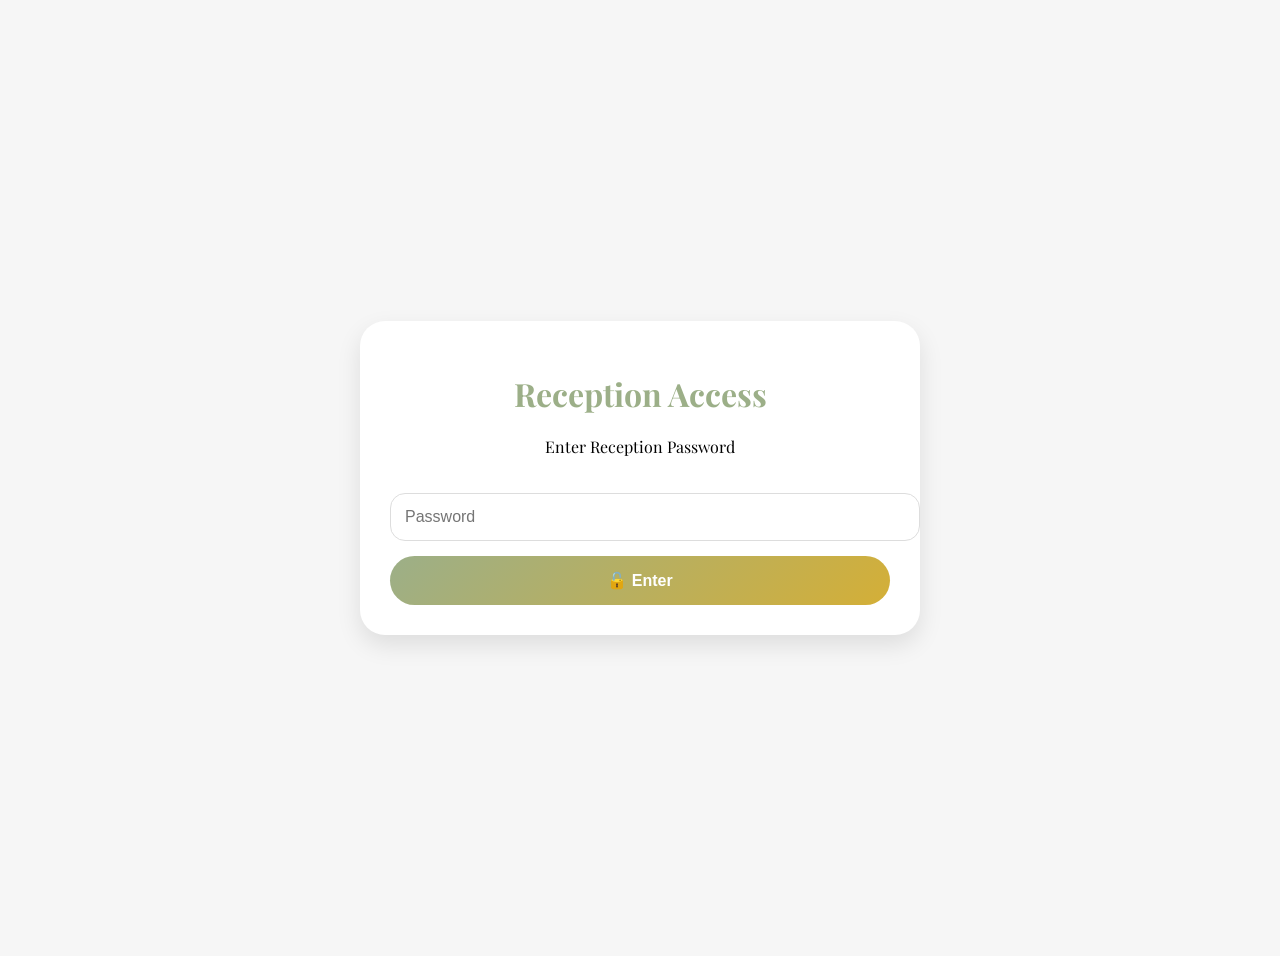
<file: Dome/index.html>
<!DOCTYPE html>
<html lang="en">
<head>

<meta charset="UTF-8">
<meta name="viewport"
content="width=device-width, initial-scale=1">

<title>Wedding Reception</title>

<link href="https://fonts.googleapis.com/css2?family=Playfair+Display:wght@400;600&display=swap" rel="stylesheet">

<style>

body{

font-family:'Playfair Display',serif;

background:#f6f6f6;

display:flex;

justify-content:center;

align-items:center;

min-height:100vh;

padding:20px;

}

.container{

background:white;

padding:30px;

width:100%;

max-width:500px;

border-radius:25px;

box-shadow:
0 10px 25px rgba(
0,0,0,.1
);

text-align:center;

}

h1{

color:#9CAF88;

}

input{

width:100%;

padding:14px;

border-radius:15px;

border:1px solid #ddd;

margin-top:20px;

font-size:1rem;

}

button{

width:100%;

padding:15px;

margin-top:15px;

border:none;

border-radius:30px;

font-size:1rem;

font-weight:bold;

cursor:pointer;

background:linear-gradient(
135deg,
#9CAF88,
#D4AF37
);

color:white;

}

#results{

margin-top:20px;

padding:15px;

background:#f7f7f7;

border-radius:15px;

text-align:left;

}

</style>

</head>

<body>

<!-- PASSWORD SCREEN -->

<div id="loginBox" class="container">

<h1>Reception Access</h1>

<p>Enter Reception Password</p>

<input
type="password"
id="receptionPassword"
placeholder="Password">

<button onclick="loginReception()">

🔓 Enter

</button>

</div>


<!-- RECEPTION PANEL -->

<div
id="receptionPanel"
class="container"
style="display:none;">

<h1>
Wedding Reception
</h1>

<p>
Confirm Guest Entry
</p>

<input
list="guestList"
id="guestName"
placeholder="Search guest name">

<datalist id="guestList">

<option value="Mr & Mrs Godwin Msigwa">
<option value="Mr Mwaisanila">
<option value="Irene Masalu">

</datalist>


<button onclick="confirmEntry()">

✅ Confirm Entry

</button>


<button onclick="viewEntries()">

📋 View Entries

</button>


<div id="results"></div>

</div>


<script>
  
  function loginReception(){

const password =

document.getElementById(
"receptionPassword"
).value;


if(password==="2406"){

document.getElementById(
"loginBox"
).style.display="none";


document.getElementById(
"receptionPanel"
).style.display="block";

}
else{

alert(
"Wrong password ❌"
);

}

}

function confirmEntry(){

const guest=

document.getElementById(
"guestName"
).value.trim();

if(guest===""){

alert(
"Enter guest name"
);

return;

}

let entries=

JSON.parse(
localStorage.getItem(
"guestEntries"
)
)||[];


const exists=

entries.some(
e=>
e.guest.toLowerCase()
===
guest.toLowerCase()
);

if(exists){

alert(
"Guest already entered ⚠️"
);

return;

}


entries.push({

guest:guest,

time:
new Date()
.toLocaleTimeString()

});


localStorage.setItem(

"guestEntries",

JSON.stringify(
entries
)

);

alert(
"Entry confirmed ✅"
);

viewEntries();

}


function viewEntries(){

const entries=

JSON.parse(
localStorage.getItem(
"guestEntries"
)
)||[];


let html=
"<h3>Checked Guests</h3>";

entries.forEach(
(e,index)=>{

html+=`

${index+1}.
${e.guest}

(${e.time})

<br><br>

`;

});


html+=
`<hr>
<b>Total:
${entries.length}
</b>`;


document.getElementById(
"results"
).innerHTML=
html;

}

viewEntries();

</script>

</body>
</html>
</file>
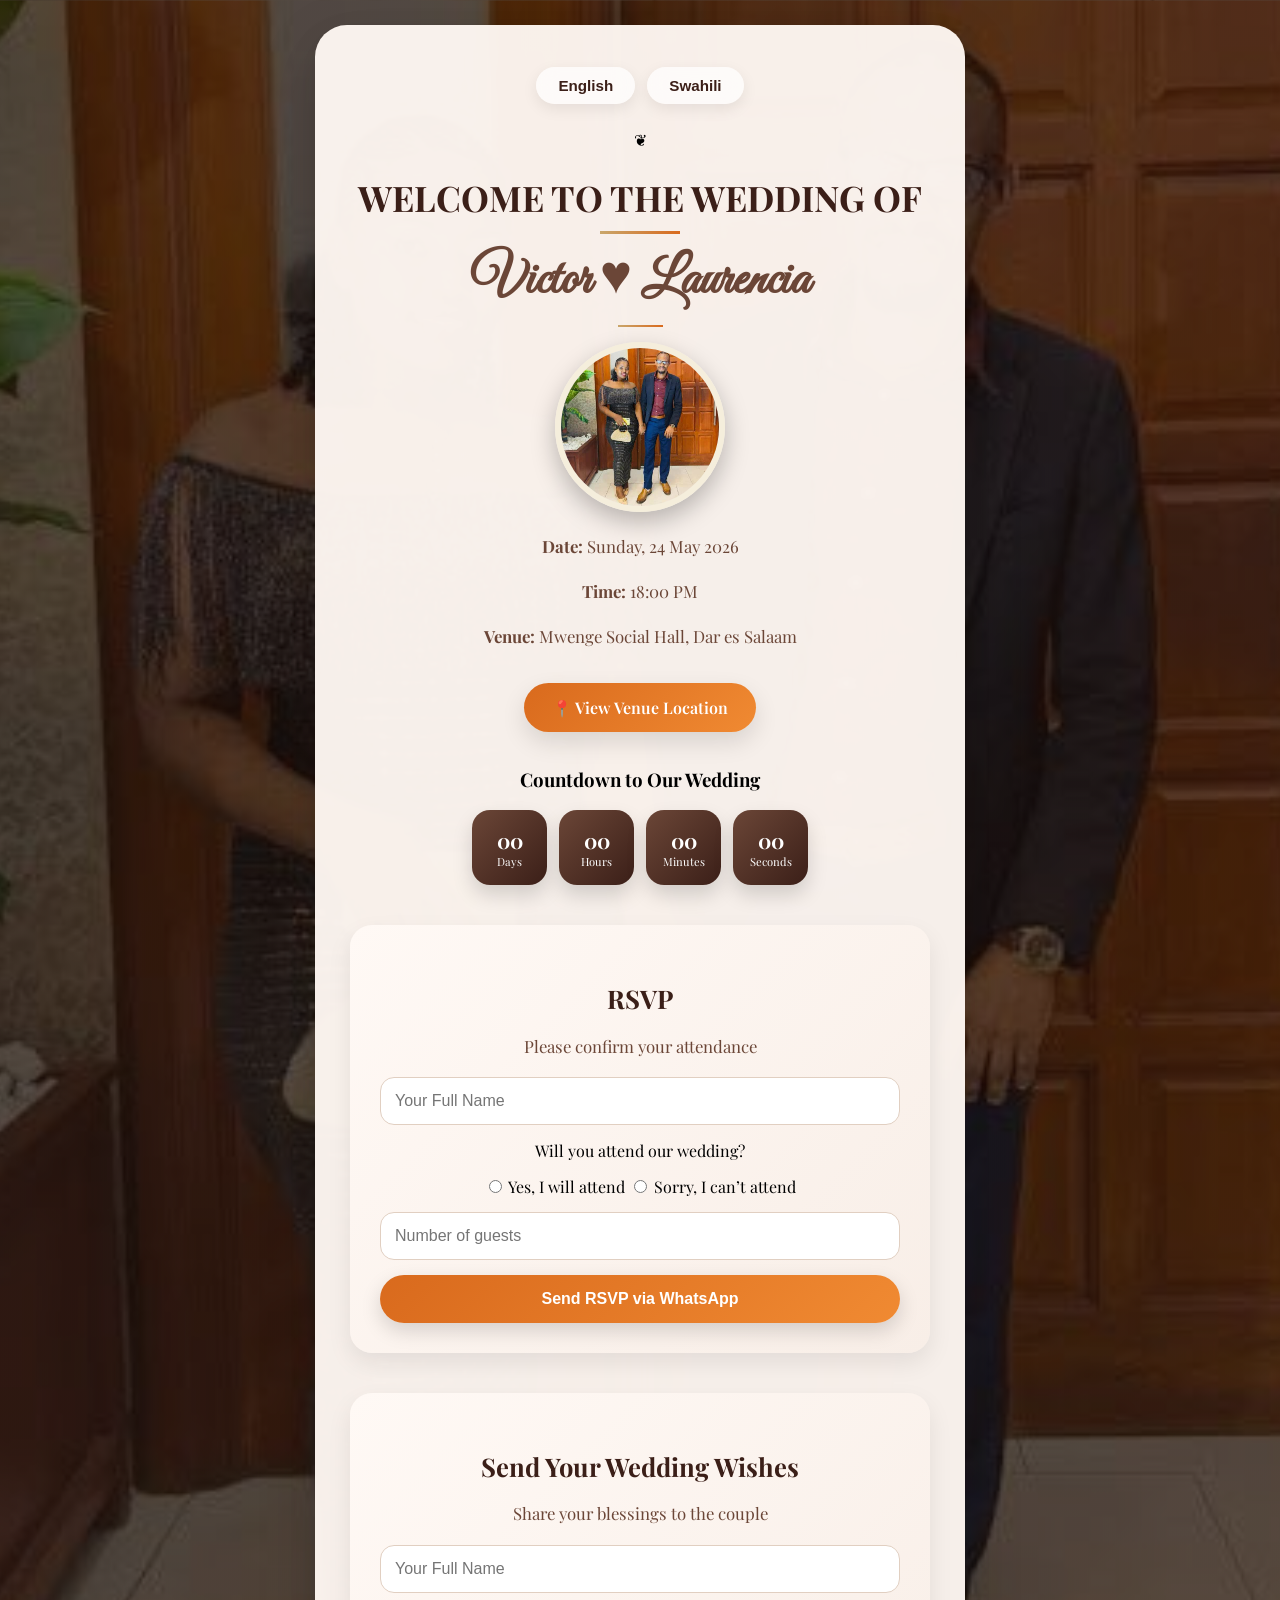
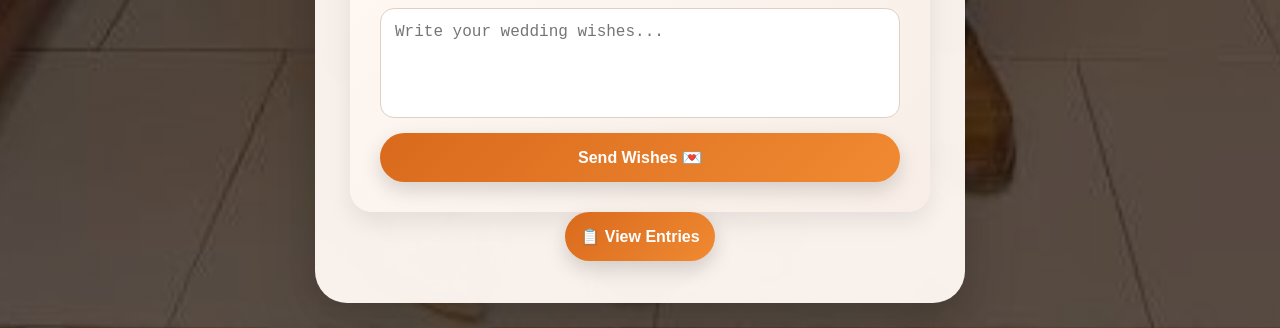
<file: Joshua/index.html>
<!DOCTYPE html>
<html lang="en">
<head>
<meta charset="UTF-8">
<title>Wedding Invitation</title>
<meta name="viewport" content="width=device-width, initial-scale=1.0">

<link href="https://fonts.googleapis.com/css2?family=Great+Vibes&family=Playfair+Display:wght@400;500;600;700&display=swap" rel="stylesheet">

<link rel="stylesheet" href="style.css">
</head>

<body>

<div class="container">

  <!-- LANGUAGE SWITCH -->
  <div class="lang-switch">
    <button type="button" onclick="setLang('en')">English</button>
    <button type="button" onclick="setLang('sw')">Swahili</button>
  </div>

  <!-- TOP DECORATION -->
  <div class="top-decoration">❦</div>

  <!-- HEADER -->
  <h1 id="site-title">Welcome to the Wedding of</h1>

  <div class="decorative-line"></div>

  <h2 id="couple-names">
    <span class="couple-name-style">Victor ♥ Laurencia</span>
  </h2>

  <div class="decorative-line small"></div>

  <!-- IMAGE -->
  <img src="../Assets/image/p-e.jpeg"
       alt="Wedding Picture"
       class="centered-image"
       id="secretImage">

  <!-- DETAILS -->
  <div class="details-section">

    <p id="date">
      <strong>Date:</strong> Sunday, 24 May 2026
    </p>

    <p id="time">
      <strong>Time:</strong> 18:00 PM
    </p>

    <p id="venue">
      <strong>Venue:</strong> Mwenge Social Hall, Dar es Salaam
    </p>

  </div>

  <!-- MAP BUTTON -->
  <a href="https://maps.google.com/?q=Mwenge+Social+Hall"
     target="_blank"
     class="venue-btn">

     📍 View Venue Location

  </a>

  <!-- COUNTDOWN -->
  <div class="countdown-container">

    <h3>Countdown to Our Wedding</h3>

    <div id="countdown">

      <div class="countdown-box">
        <span id="days">00</span>
        <small>Days</small>
      </div>

      <div class="countdown-box">
        <span id="hours">00</span>
        <small>Hours</small>
      </div>

      <div class="countdown-box">
        <span id="minutes">00</span>
        <small>Minutes</small>
      </div>

      <div class="countdown-box">
        <span id="seconds">00</span>
        <small>Seconds</small>
      </div>

    </div>

  </div>

  <!-- RSVP SECTION -->
  <div class="rsvp-section">

    <h3 id="rsvp-title">RSVP</h3>

    <p id="rsvp-subtitle">
      Please confirm your attendance
    </p>

    <form onsubmit="sendRSVP(event)">

      <input type="text"
             id="rsvpName"
             placeholder="Your Full Name"
             required>

      <label class="question" id="attendance-question">
        Will you attend our wedding?
      </label>

      <div class="attendance-options">

        <label class="option-card">

          <input type="radio"
                 name="attendance"
                 value="Will attend"
                 required>

          <span id="attend-yes">
            Yes, I will attend
          </span>

        </label>

        <label class="option-card">

          <input type="radio"
                 name="attendance"
                 value="Will not attend">

          <span id="attend-no">
            Sorry, I can’t attend
          </span>

        </label>

      </div>

      <input type="number"
             id="rsvpGuests"
             placeholder="Number of guests"
             min="1">

      <button type="submit" id="rsvp-btn">
        Send RSVP via WhatsApp
      </button>

    </form>

  </div>

  <!-- WISHES SECTION -->
  <div class="rsvp-section">

    <h3 id="wish-title">
      Send Your Wedding Wishes
    </h3>

    <p id="wish-subtitle">
      Share your blessings to the couple
    </p>

    <form onsubmit="sendWish(event)">

      <input type="text"
             id="wishName"
             placeholder="Your Full Name"
             required>

      <textarea id="wishMessage"
                placeholder="Write your wedding wishes..."
                required></textarea>

      <button type="submit" id="wish-btn">
        Send Wishes 💌
      </button>

    </form>

  </div>
  <!-- RECEPTION MODE -->

<div id="receptionPanel" style="display:none;">

<h3>Reception Mode</h3>

<p>Confirm Guest Entry</p>

<input
type="text"
id="guestCheckName"
placeholder="Enter Guest Name">

<button
type="button"
onclick="confirmEntry()">

✅ Confirm Entry

</button>

<p id="entryStatus"></p>

</div>
  
  <button
type="button"
onclick="showEntries()">

📋 View Entries

</button>

<div id="savedEntries"></div>

</div>

<script>

/* ================= COUNTDOWN ================= */

const weddingDate =
  new Date("May 24, 2026 18:00:00").getTime();

setInterval(() => {

  const now = new Date().getTime();
  const d = weddingDate - now;

  if(d <= 0) return;

  document.getElementById("days").textContent =
    Math.floor(d / (1000 * 60 * 60 * 24));

  document.getElementById("hours").textContent =
    Math.floor((d / (1000 * 60 * 60)) % 24);

  document.getElementById("minutes").textContent =
    Math.floor((d / (1000 * 60)) % 60);

  document.getElementById("seconds").textContent =
    Math.floor((d / 1000) % 60);

}, 1000);


/* ================= LANGUAGE SWITCH ================= */

function setLang(lang){

  if(lang === "sw"){

    document.getElementById("site-title").innerText =
      "Karibu Kwenye Harusi ya";

    document.getElementById("date").innerHTML =
      "<strong>Tarehe:</strong> Jumapili, 24 Mei 2026";

    document.getElementById("time").innerHTML =
      "<strong>Saa:</strong> 18:00 Jioni";

    document.getElementById("venue").innerHTML =
      "<strong>Ukumbi:</strong> Mwenge Social Hall, Dar es Salaam";

    document.querySelector(".venue-btn").innerHTML =
      "📍 Angalia Eneo la Ukumbi";

    document.getElementById("rsvp-title").innerText =
      "Thibitisha Mahudhurio";

    document.getElementById("rsvp-subtitle").innerText =
      "Tafadhali thibitisha uwepo wako";

    document.getElementById("attendance-question").innerText =
      "Je, utahudhuria harusi yetu?";

    document.getElementById("attend-yes").innerText =
      "Ndio, nitahudhuria";

    document.getElementById("attend-no").innerText =
      "Samahani, sitaweza kuhudhuria";

    document.getElementById("rsvpName").placeholder =
      "Jina lako kamili";

    document.getElementById("rsvpGuests").placeholder =
      "Idadi ya wageni";

    document.getElementById("rsvpMessage").placeholder =
      "Ujumbe wa ziada (si lazima)";

    document.getElementById("rsvp-btn").innerText =
      "Tuma RSVP kwa WhatsApp";

    document.getElementById("wish-title").innerText =
      "Tuma Neno la Baraka kwa Maharusi";

    document.getElementById("wish-subtitle").innerText =
      "Shiriki baraka zako kwa wapenzi hawa";

    document.getElementById("wishName").placeholder =
      "Jina lako kamili";

    document.getElementById("wishMessage").placeholder =
      "Andika ujumbe wako wa baraka...";

    document.getElementById("wish-btn").innerText =
      "Tuma Baraka 💌";

  }

  else {

    location.reload();

  }

}


function sendRSVP(e){

  e.preventDefault();

  const name =
    document.getElementById("rsvpName").value.trim();

  const selected =
    document.querySelector('input[name="attendance"]:checked');

  const guests =
    document.getElementById("rsvpGuests").value || "-";

  if(name === "") {
    alert("Please enter your full name");
    return;
  }

  if(!selected) {
    alert("Please select attendance option");
    return;
  }

  const attend = selected.value;

  const text =
`💍 WEDDING RSVP

Name: ${name}
Attendance: ${attend}
Guests: ${guests}`;

  const whatsappURL =
    "https://wa.me/255783532235?text=" + encodeURIComponent(text);

  // more reliable than window.open on GitHub Pages
  window.location.href = whatsappURL;
}

/* ================= WISHES ================= */

function sendWish(e){

  e.preventDefault();

  const name =
    document.getElementById("wishName").value;

  const msg =
    document.getElementById("wishMessage").value;

  const text =
`💌 WEDDING WISHES

Name: ${name}

Message:
${msg}`;

  const whatsappURL =
    "https://wa.me/255656240365?text=" +
    encodeURIComponent(text);

  window.open(whatsappURL, "_blank");

}

  /* ================= RECEPTION MODE ================= */

let pressTimer;

const img =
document.getElementById(
"secretImage"
);

const receptionPanel =
document.getElementById(
"receptionPanel"
);


img.addEventListener(
"touchstart",
startPress
);

img.addEventListener(
"mousedown",
startPress
);

img.addEventListener(
"touchend",
cancelPress
);

img.addEventListener(
"mouseup",
cancelPress
);

img.addEventListener(
"mouseleave",
cancelPress
);


function startPress(){

pressTimer=setTimeout(()=>{

const pin=
prompt(
"Enter Reception PIN:"
);

if(pin==="1999"){

alert(
"Reception Mode Activated ✅"
);

receptionPanel.style.display=
"block";

}
else{

alert(
"Wrong PIN ❌"
);

}

},3000);

}


function cancelPress(){

clearTimeout(
pressTimer
);

}


/* ================= CONFIRM ENTRY ================= */

function confirmEntry(){

const guest =
document.getElementById(
"guestCheckName"
).value.trim();

if(guest===""){

alert(
"Please enter guest name"
);

return;

}

const time =
new Date()
.toLocaleTimeString();


let entries = JSON.parse(
localStorage.getItem(
"guestEntries"
)
) || [];


entries.push({

guest: guest,
time: time

});


localStorage.setItem(
"guestEntries",
JSON.stringify(entries)
);


document.getElementById(
"entryStatus"
).innerHTML=

`
✅ Entry Confirmed<br><br>

Guest:
<b>${guest}</b><br>

Time:
<b>${time}</b>

`;

}
  function showEntries(){

const entries =
JSON.parse(
localStorage.getItem(
"guestEntries"
)
) || [];

let html="";

entries.forEach((e,index)=>{

html +=
`${index+1}.
${e.guest}
(${e.time})<br>`;

});

document.getElementById(
"savedEntries"
).innerHTML=html;

}
</script>

</body>
</html>
</file>
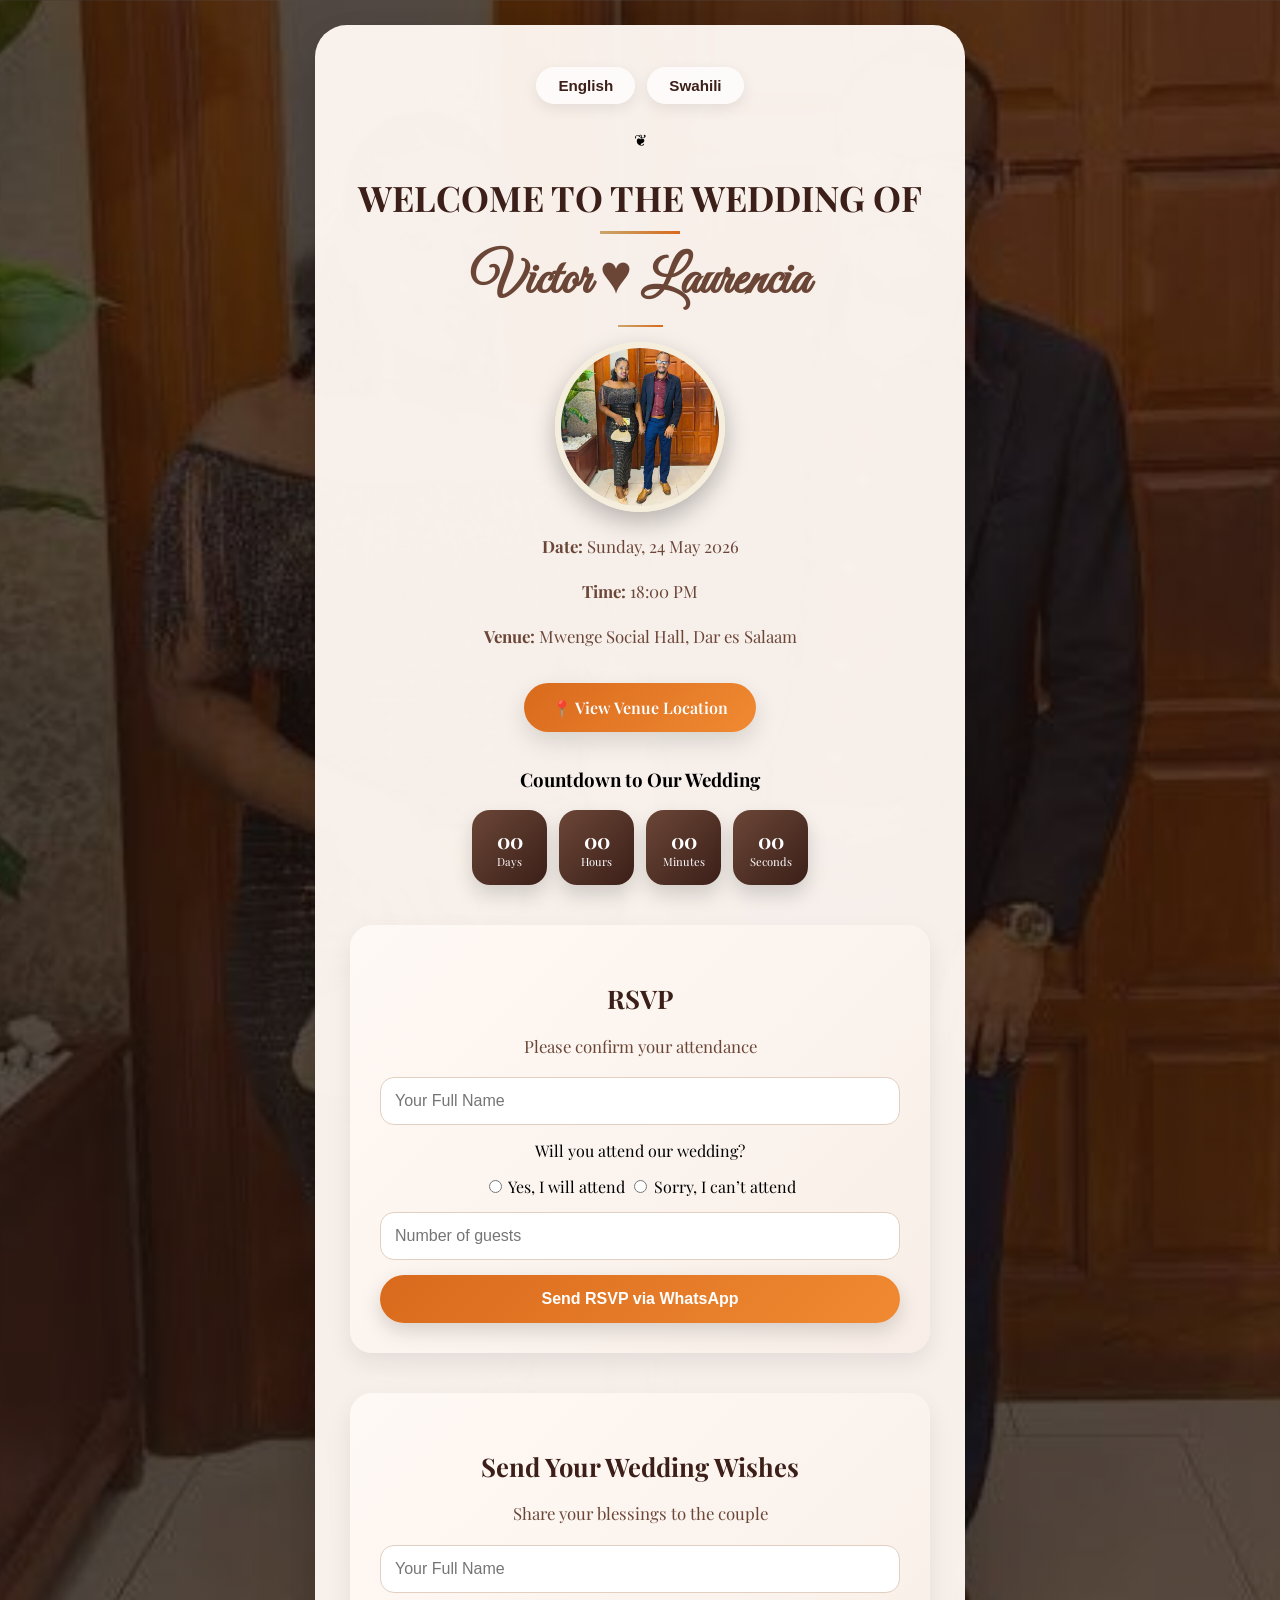
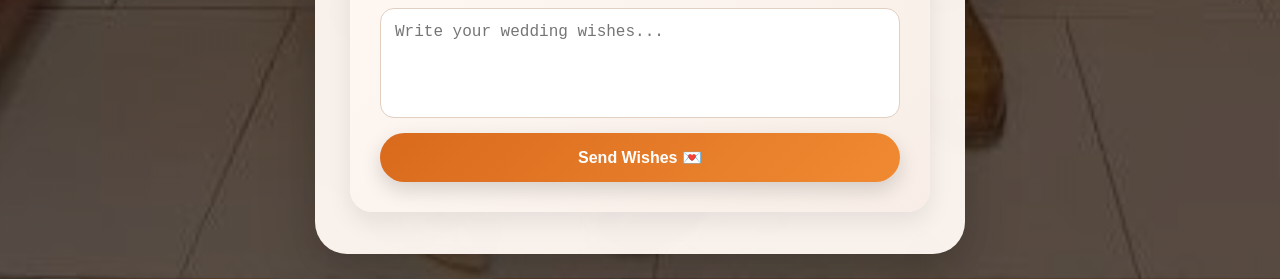
<file: Victor/index.html>
<!DOCTYPE html>
<html lang="en">
<head>
<meta charset="UTF-8">
<title>Wedding Invitation</title>
<meta name="viewport" content="width=device-width, initial-scale=1.0">

<link href="https://fonts.googleapis.com/css2?family=Great+Vibes&family=Playfair+Display:wght@400;500;600;700&display=swap" rel="stylesheet">

<link rel="stylesheet" href="style.css">
</head>

<body>

<div class="container">

  <!-- LANGUAGE SWITCH -->
  <div class="lang-switch">
    <button type="button" onclick="setLang('en')">English</button>
    <button type="button" onclick="setLang('sw')">Swahili</button>
  </div>

  <!-- TOP DECORATION -->
  <div class="top-decoration">❦</div>

  <!-- HEADER -->
  <h1 id="site-title">Welcome to the Wedding of</h1>

  <div class="decorative-line"></div>

  <h2 id="couple-names">
    <span class="couple-name-style">Victor ♥ Laurencia</span>
  </h2>

  <div class="decorative-line small"></div>

  <!-- IMAGE -->
  <img src="../Assets/image/p-e.jpeg"
       alt="Wedding Picture"
       class="centered-image"
       id="secretImage">

  <!-- DETAILS -->
  <div class="details-section">

    <p id="date">
      <strong>Date:</strong> Sunday, 24 May 2026
    </p>

    <p id="time">
      <strong>Time:</strong> 18:00 PM
    </p>

    <p id="venue">
      <strong>Venue:</strong> Mwenge Social Hall, Dar es Salaam
    </p>

  </div>

  <!-- MAP BUTTON -->
  <a href="https://maps.google.com/?q=Mwenge+Social+Hall"
     target="_blank"
     class="venue-btn">

     📍 View Venue Location

  </a>

  <!-- COUNTDOWN -->
  <div class="countdown-container">

    <h3>Countdown to Our Wedding</h3>

    <div id="countdown">

      <div class="countdown-box">
        <span id="days">00</span>
        <small>Days</small>
      </div>

      <div class="countdown-box">
        <span id="hours">00</span>
        <small>Hours</small>
      </div>

      <div class="countdown-box">
        <span id="minutes">00</span>
        <small>Minutes</small>
      </div>

      <div class="countdown-box">
        <span id="seconds">00</span>
        <small>Seconds</small>
      </div>

    </div>

  </div>

  <!-- RSVP SECTION -->
  <div class="rsvp-section">

    <h3 id="rsvp-title">RSVP</h3>

    <p id="rsvp-subtitle">
      Please confirm your attendance
    </p>

    <form onsubmit="sendRSVP(event)">

      <input type="text"
             id="rsvpName"
             placeholder="Your Full Name"
             required>

      <label class="question" id="attendance-question">
        Will you attend our wedding?
      </label>

      <div class="attendance-options">

        <label class="option-card">

          <input type="radio"
                 name="attendance"
                 value="Will attend"
                 required>

          <span id="attend-yes">
            Yes, I will attend
          </span>

        </label>

        <label class="option-card">

          <input type="radio"
                 name="attendance"
                 value="Will not attend">

          <span id="attend-no">
            Sorry, I can’t attend
          </span>

        </label>

      </div>

      <input type="number"
             id="rsvpGuests"
             placeholder="Number of guests"
             min="1">

      <button type="submit" id="rsvp-btn">
        Send RSVP via WhatsApp
      </button>

    </form>

  </div>

  <!-- WISHES SECTION -->
  <div class="rsvp-section">

    <h3 id="wish-title">
      Send Your Wedding Wishes
    </h3>

    <p id="wish-subtitle">
      Share your blessings to the couple
    </p>

    <form onsubmit="sendWish(event)">

      <input type="text"
             id="wishName"
             placeholder="Your Full Name"
             required>

      <textarea id="wishMessage"
                placeholder="Write your wedding wishes..."
                required></textarea>

      <button type="submit" id="wish-btn">
        Send Wishes 💌
      </button>

    </form>

  </div>

</div>

<script>

/* ================= COUNTDOWN ================= */

const weddingDate =
  new Date("May 24, 2026 18:00:00").getTime();

setInterval(() => {

  const now = new Date().getTime();
  const d = weddingDate - now;

  if(d <= 0) return;

  document.getElementById("days").textContent =
    Math.floor(d / (1000 * 60 * 60 * 24));

  document.getElementById("hours").textContent =
    Math.floor((d / (1000 * 60 * 60)) % 24);

  document.getElementById("minutes").textContent =
    Math.floor((d / (1000 * 60)) % 60);

  document.getElementById("seconds").textContent =
    Math.floor((d / 1000) % 60);

}, 1000);


/* ================= LANGUAGE SWITCH ================= */

function setLang(lang){

  if(lang === "sw"){

    document.getElementById("site-title").innerText =
      "Karibu Kwenye Harusi ya";

    document.getElementById("date").innerHTML =
      "<strong>Tarehe:</strong> Jumapili, 24 Mei 2026";

    document.getElementById("time").innerHTML =
      "<strong>Saa:</strong> 18:00 Jioni";

    document.getElementById("venue").innerHTML =
      "<strong>Ukumbi:</strong> Mwenge Social Hall, Dar es Salaam";

    document.querySelector(".venue-btn").innerHTML =
      "📍 Angalia Eneo la Ukumbi";

    document.getElementById("rsvp-title").innerText =
      "Thibitisha Mahudhurio";

    document.getElementById("rsvp-subtitle").innerText =
      "Tafadhali thibitisha uwepo wako";

    document.getElementById("attendance-question").innerText =
      "Je, utahudhuria harusi yetu?";

    document.getElementById("attend-yes").innerText =
      "Ndio, nitahudhuria";

    document.getElementById("attend-no").innerText =
      "Samahani, sitaweza kuhudhuria";

    document.getElementById("rsvpName").placeholder =
      "Jina lako kamili";

    document.getElementById("rsvpGuests").placeholder =
      "Idadi ya wageni";

    document.getElementById("rsvpMessage").placeholder =
      "Ujumbe wa ziada (si lazima)";

    document.getElementById("rsvp-btn").innerText =
      "Tuma RSVP kwa WhatsApp";

    document.getElementById("wish-title").innerText =
      "Tuma Neno la Baraka kwa Maharusi";

    document.getElementById("wish-subtitle").innerText =
      "Shiriki baraka zako kwa wapenzi hawa";

    document.getElementById("wishName").placeholder =
      "Jina lako kamili";

    document.getElementById("wishMessage").placeholder =
      "Andika ujumbe wako wa baraka...";

    document.getElementById("wish-btn").innerText =
      "Tuma Baraka 💌";

  }

  else {

    location.reload();

  }

}


function sendRSVP(e){

  e.preventDefault();

  const name =
    document.getElementById("rsvpName").value.trim();

  const selected =
    document.querySelector('input[name="attendance"]:checked');

  const guests =
    document.getElementById("rsvpGuests").value || "-";

  if(name === "") {
    alert("Please enter your full name");
    return;
  }

  if(!selected) {
    alert("Please select attendance option");
    return;
  }

  const attend = selected.value;

  const text =
`💍 WEDDING RSVP

Name: ${name}
Attendance: ${attend}
Guests: ${guests}`;

  const whatsappURL =
    "https://wa.me/255783532235?text=" + encodeURIComponent(text);

  // more reliable than window.open on GitHub Pages
  window.location.href = whatsappURL;
}

/* ================= WISHES ================= */

function sendWish(e){

  e.preventDefault();

  const name =
    document.getElementById("wishName").value;

  const msg =
    document.getElementById("wishMessage").value;

  const text =
`💌 WEDDING WISHES

Name: ${name}

Message:
${msg}`;

  const whatsappURL =
    "https://wa.me/255656240365?text=" +
    encodeURIComponent(text);

  window.open(whatsappURL, "_blank");

}

</script>

</body>
</html>
</file>
<file: Joshua/style.css>
:root {

  --chocolate-dark: #3b1f18;
  --mocha-brown: #6b4637;
  --burnt-orange: #d96a1d;
  --soft-orange: #f08a32;
  --cream: #f5eedc;
  --gold: #c9a66b;

  --shadow-soft: rgba(0,0,0,0.12);
  --shadow-strong: rgba(0,0,0,0.25);
}

* {
  box-sizing: border-box;
}

body {
  margin: 0;
  font-family: 'Playfair Display', serif;

  min-height: 100vh;
  display: flex;
  justify-content: center;
  align-items: center;

  padding: 25px;

  background:
    linear-gradient(rgba(28,15,10,0.72), rgba(28,15,10,0.72)),
    url("../Assets/image/p-e.jpeg");

  background-size: cover;
  background-position: center;
}

/* ================= CONTAINER ================= */

.container {
  background: rgba(255,248,243,0.96);

  width: 100%;
  max-width: 650px;

  padding: 42px 35px;

  border-radius: 32px;

  text-align: center;

  box-shadow:
    0 10px 30px rgba(0,0,0,0.08),
    0 20px 60px rgba(0,0,0,0.15);
}

/* ================= TITLES ================= */

h1 {
  font-size: 2.2rem;
  color: var(--chocolate-dark);
  text-transform: uppercase;
  margin-bottom: 10px;
}

h2 {
  margin: 10px 0;
}

/* COUPLE NAME */
.couple-name-style {
  font-family: 'Great Vibes', cursive;
  font-size: 3.4rem;
  color: var(--mocha-brown);
}

/* ================= IMAGE ================= */

.centered-image {
  width: 170px;
  height: 170px;

  object-fit: cover;
  border-radius: 50%;

  border: 6px solid var(--cream);

  box-shadow: 0 10px 25px var(--shadow-strong);

  margin: 15px auto 20px;

  display: block;

  transition: 0.3s ease;
}

.centered-image:hover {
  transform: scale(1.04);
}

/* ================= LINES ================= */

.decorative-line {
  width: 80px;
  height: 3px;
  margin: 10px auto;
  background: linear-gradient(to right, var(--gold), var(--burnt-orange));
}

.decorative-line.small {
  width: 45px;
  height: 2px;
}

/* ================= TEXT ================= */

p {
  color: var(--mocha-brown);
  font-size: 1.05rem;
  line-height: 1.7;
}

/* ================= LINK ================= */

a {
  display: inline-block;
  margin-top: 15px;

  padding: 14px 28px;
  border-radius: 40px;

  text-decoration: none;
  color: white;
  font-weight: 600;

  background: linear-gradient(135deg, var(--burnt-orange), var(--soft-orange));

  box-shadow: 0 10px 25px rgba(0,0,0,0.12);

  transition: 0.3s ease;
}

a:hover {
  transform: translateY(-3px);
}

/* ================= COUNTDOWN ================= */

.countdown-container {
  margin-top: 35px;
}

#countdown {
  display: flex;
  justify-content: center;
  gap: 12px;
  flex-wrap: wrap;
}

.countdown-box {
  width: 75px;
  height: 75px;

  border-radius: 18px;

  display: flex;
  flex-direction: column;
  justify-content: center;
  align-items: center;

  background: linear-gradient(135deg, var(--mocha-brown), var(--chocolate-dark));

  color: white;

  box-shadow: 0 10px 20px rgba(0,0,0,0.15);
}

.countdown-box span {
  font-size: 1.3rem;
  font-weight: 700;
}

.countdown-box small {
  font-size: 0.7rem;
}

/* ================= WISHES SECTION ================= */

.rsvp-section {
  margin-top: 40px;
  padding: 30px;

  border-radius: 22px;

  background: linear-gradient(135deg, #fff9f5, #f8eee7);

  box-shadow: 0 10px 25px rgba(0,0,0,0.08);
}

.rsvp-section h3 {
  font-size: 1.6rem;
  color: var(--chocolate-dark);
  margin-bottom: 8px;
}

/* ================= FORM ================= */

form {
  display: flex;
  flex-direction: column;
  gap: 15px;
}

input, textarea {
  padding: 14px;
  border-radius: 14px;

  border: 1px solid #e1cfc1;

  font-size: 1rem;

  outline: none;

  transition: 0.2s ease;
}

input:focus,
textarea:focus {
  border-color: var(--burnt-orange);
  box-shadow: 0 0 0 3px rgba(217,106,29,0.18);
}

textarea {
  height: 110px;
  resize: none;
}

/* ================= BUTTON ================= */

button {
  padding: 15px;

  border: none;
  border-radius: 40px;

  font-size: 1rem;
  font-weight: 700;

  color: white;

  cursor: pointer;

  background: linear-gradient(135deg, var(--burnt-orange), var(--soft-orange));

  box-shadow: 0 8px 20px rgba(0,0,0,0.15);

  transition: 0.3s ease;
}

button:hover {
  transform: translateY(-2px);
  background: var(--chocolate-dark);
}

/* ================= MOBILE ================= */

@media(max-width: 520px) {

  body {
    padding: 15px;
  }

  .container {
    padding: 25px 18px;
  }

  h1 {
    font-size: 1.8rem;
  }

  .couple-name-style {
    font-size: 2.8rem;
  }

  .centered-image {
    width: 140px;
    height: 140px;
  }

  .countdown-box {
    width: 65px;
    height: 65px;
  }

  button,
  a {
    width: 100%;
  }
}
/* ================= LANGUAGE SWITCH ================= */

.lang-switch {

  display: flex;
  justify-content: center;
  gap: 12px;

  margin-bottom: 25px;
}

.lang-switch button {

  padding: 10px 22px;

  border: none;
  border-radius: 30px;

  background: rgba(255,255,255,0.7);

  color: var(--chocolate-dark);

  font-size: 0.95rem;
  font-weight: 600;

  cursor: pointer;

  backdrop-filter: blur(10px);

  transition: 0.3s ease;

  box-shadow: 0 5px 15px rgba(0,0,0,0.08);
}

.lang-switch button:hover {

  background: linear-gradient(
    135deg,
    var(--burnt-orange),
    var(--soft-orange)
  );

  color: white;

  transform: translateY(-2px);
}
/* =======================
RECEPTION MODE
======================= */

#receptionPanel{

margin-top:35px;

padding:25px;

border-radius:20px;

background:linear-gradient(
135deg,
#fff7fb,
#f8fff7
);

box-shadow:
0 10px 20px rgba(
0,0,0,0.1
);

}

#receptionPanel h3{

color:var(--sage-green);

margin-bottom:10px;

}

#receptionPanel input{

width:100%;

padding:14px;

border-radius:15px;

border:1px solid #ddd;

margin-bottom:15px;

font-size:1rem;

}

#entryStatus{

margin-top:20px;

font-weight:bold;

color:green;

line-height:1.8;

}
</file>
<file: Victor/style.css>
:root {

  --chocolate-dark: #3b1f18;
  --mocha-brown: #6b4637;
  --burnt-orange: #d96a1d;
  --soft-orange: #f08a32;
  --cream: #f5eedc;
  --gold: #c9a66b;

  --shadow-soft: rgba(0,0,0,0.12);
  --shadow-strong: rgba(0,0,0,0.25);
}

* {
  box-sizing: border-box;
}

body {
  margin: 0;
  font-family: 'Playfair Display', serif;

  min-height: 100vh;
  display: flex;
  justify-content: center;
  align-items: center;

  padding: 25px;

  background:
    linear-gradient(rgba(28,15,10,0.72), rgba(28,15,10,0.72)),
    url("../Assets/image/p-e.jpeg");

  background-size: cover;
  background-position: center;
}

/* ================= CONTAINER ================= */

.container {
  background: rgba(255,248,243,0.96);

  width: 100%;
  max-width: 650px;

  padding: 42px 35px;

  border-radius: 32px;

  text-align: center;

  box-shadow:
    0 10px 30px rgba(0,0,0,0.08),
    0 20px 60px rgba(0,0,0,0.15);
}

/* ================= TITLES ================= */

h1 {
  font-size: 2.2rem;
  color: var(--chocolate-dark);
  text-transform: uppercase;
  margin-bottom: 10px;
}

h2 {
  margin: 10px 0;
}

/* COUPLE NAME */
.couple-name-style {
  font-family: 'Great Vibes', cursive;
  font-size: 3.4rem;
  color: var(--mocha-brown);
}

/* ================= IMAGE ================= */

.centered-image {
  width: 170px;
  height: 170px;

  object-fit: cover;
  border-radius: 50%;

  border: 6px solid var(--cream);

  box-shadow: 0 10px 25px var(--shadow-strong);

  margin: 15px auto 20px;

  display: block;

  transition: 0.3s ease;
}

.centered-image:hover {
  transform: scale(1.04);
}

/* ================= LINES ================= */

.decorative-line {
  width: 80px;
  height: 3px;
  margin: 10px auto;
  background: linear-gradient(to right, var(--gold), var(--burnt-orange));
}

.decorative-line.small {
  width: 45px;
  height: 2px;
}

/* ================= TEXT ================= */

p {
  color: var(--mocha-brown);
  font-size: 1.05rem;
  line-height: 1.7;
}

/* ================= LINK ================= */

a {
  display: inline-block;
  margin-top: 15px;

  padding: 14px 28px;
  border-radius: 40px;

  text-decoration: none;
  color: white;
  font-weight: 600;

  background: linear-gradient(135deg, var(--burnt-orange), var(--soft-orange));

  box-shadow: 0 10px 25px rgba(0,0,0,0.12);

  transition: 0.3s ease;
}

a:hover {
  transform: translateY(-3px);
}

/* ================= COUNTDOWN ================= */

.countdown-container {
  margin-top: 35px;
}

#countdown {
  display: flex;
  justify-content: center;
  gap: 12px;
  flex-wrap: wrap;
}

.countdown-box {
  width: 75px;
  height: 75px;

  border-radius: 18px;

  display: flex;
  flex-direction: column;
  justify-content: center;
  align-items: center;

  background: linear-gradient(135deg, var(--mocha-brown), var(--chocolate-dark));

  color: white;

  box-shadow: 0 10px 20px rgba(0,0,0,0.15);
}

.countdown-box span {
  font-size: 1.3rem;
  font-weight: 700;
}

.countdown-box small {
  font-size: 0.7rem;
}

/* ================= WISHES SECTION ================= */

.rsvp-section {
  margin-top: 40px;
  padding: 30px;

  border-radius: 22px;

  background: linear-gradient(135deg, #fff9f5, #f8eee7);

  box-shadow: 0 10px 25px rgba(0,0,0,0.08);
}

.rsvp-section h3 {
  font-size: 1.6rem;
  color: var(--chocolate-dark);
  margin-bottom: 8px;
}

/* ================= FORM ================= */

form {
  display: flex;
  flex-direction: column;
  gap: 15px;
}

input, textarea {
  padding: 14px;
  border-radius: 14px;

  border: 1px solid #e1cfc1;

  font-size: 1rem;

  outline: none;

  transition: 0.2s ease;
}

input:focus,
textarea:focus {
  border-color: var(--burnt-orange);
  box-shadow: 0 0 0 3px rgba(217,106,29,0.18);
}

textarea {
  height: 110px;
  resize: none;
}

/* ================= BUTTON ================= */

button {
  padding: 15px;

  border: none;
  border-radius: 40px;

  font-size: 1rem;
  font-weight: 700;

  color: white;

  cursor: pointer;

  background: linear-gradient(135deg, var(--burnt-orange), var(--soft-orange));

  box-shadow: 0 8px 20px rgba(0,0,0,0.15);

  transition: 0.3s ease;
}

button:hover {
  transform: translateY(-2px);
  background: var(--chocolate-dark);
}

/* ================= MOBILE ================= */

@media(max-width: 520px) {

  body {
    padding: 15px;
  }

  .container {
    padding: 25px 18px;
  }

  h1 {
    font-size: 1.8rem;
  }

  .couple-name-style {
    font-size: 2.8rem;
  }

  .centered-image {
    width: 140px;
    height: 140px;
  }

  .countdown-box {
    width: 65px;
    height: 65px;
  }

  button,
  a {
    width: 100%;
  }
}
/* ================= LANGUAGE SWITCH ================= */

.lang-switch {

  display: flex;
  justify-content: center;
  gap: 12px;

  margin-bottom: 25px;
}

.lang-switch button {

  padding: 10px 22px;

  border: none;
  border-radius: 30px;

  background: rgba(255,255,255,0.7);

  color: var(--chocolate-dark);

  font-size: 0.95rem;
  font-weight: 600;

  cursor: pointer;

  backdrop-filter: blur(10px);

  transition: 0.3s ease;

  box-shadow: 0 5px 15px rgba(0,0,0,0.08);
}

.lang-switch button:hover {

  background: linear-gradient(
    135deg,
    var(--burnt-orange),
    var(--soft-orange)
  );

  color: white;

  transform: translateY(-2px);
}
</file>
